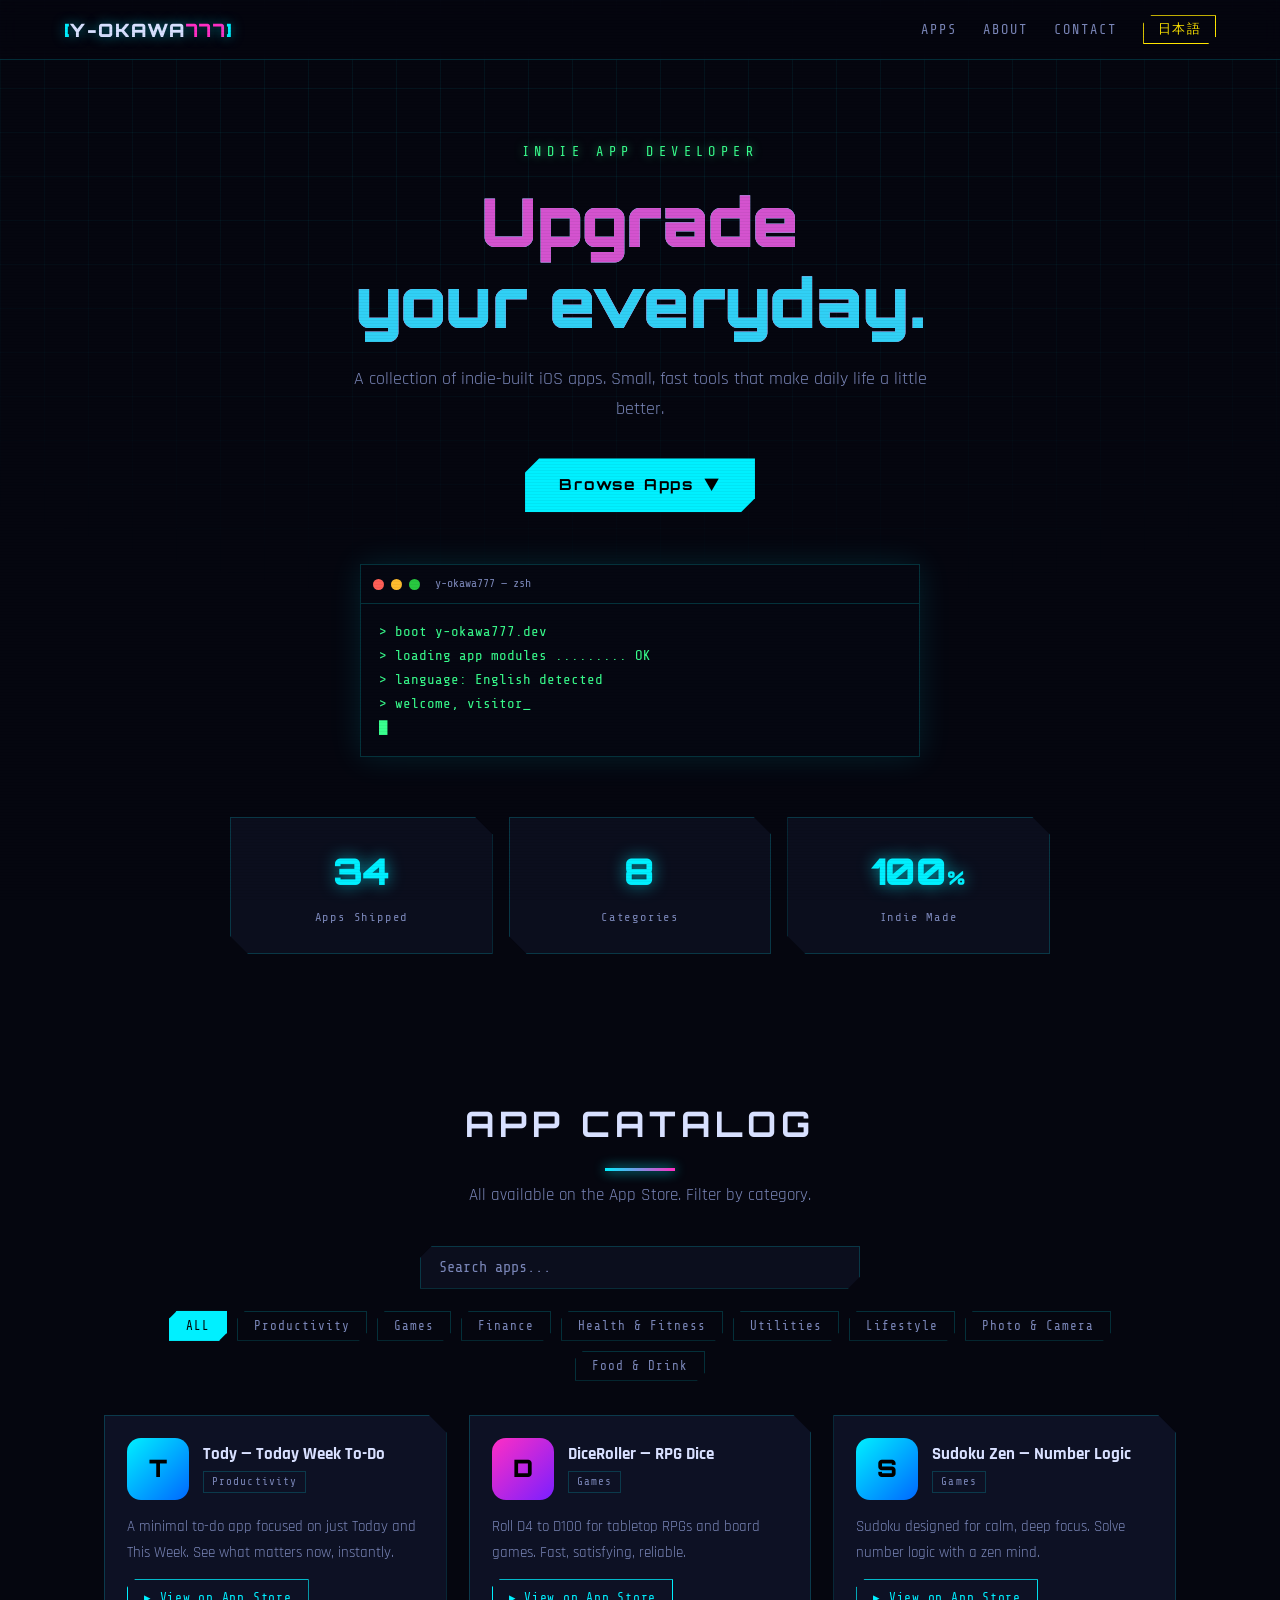
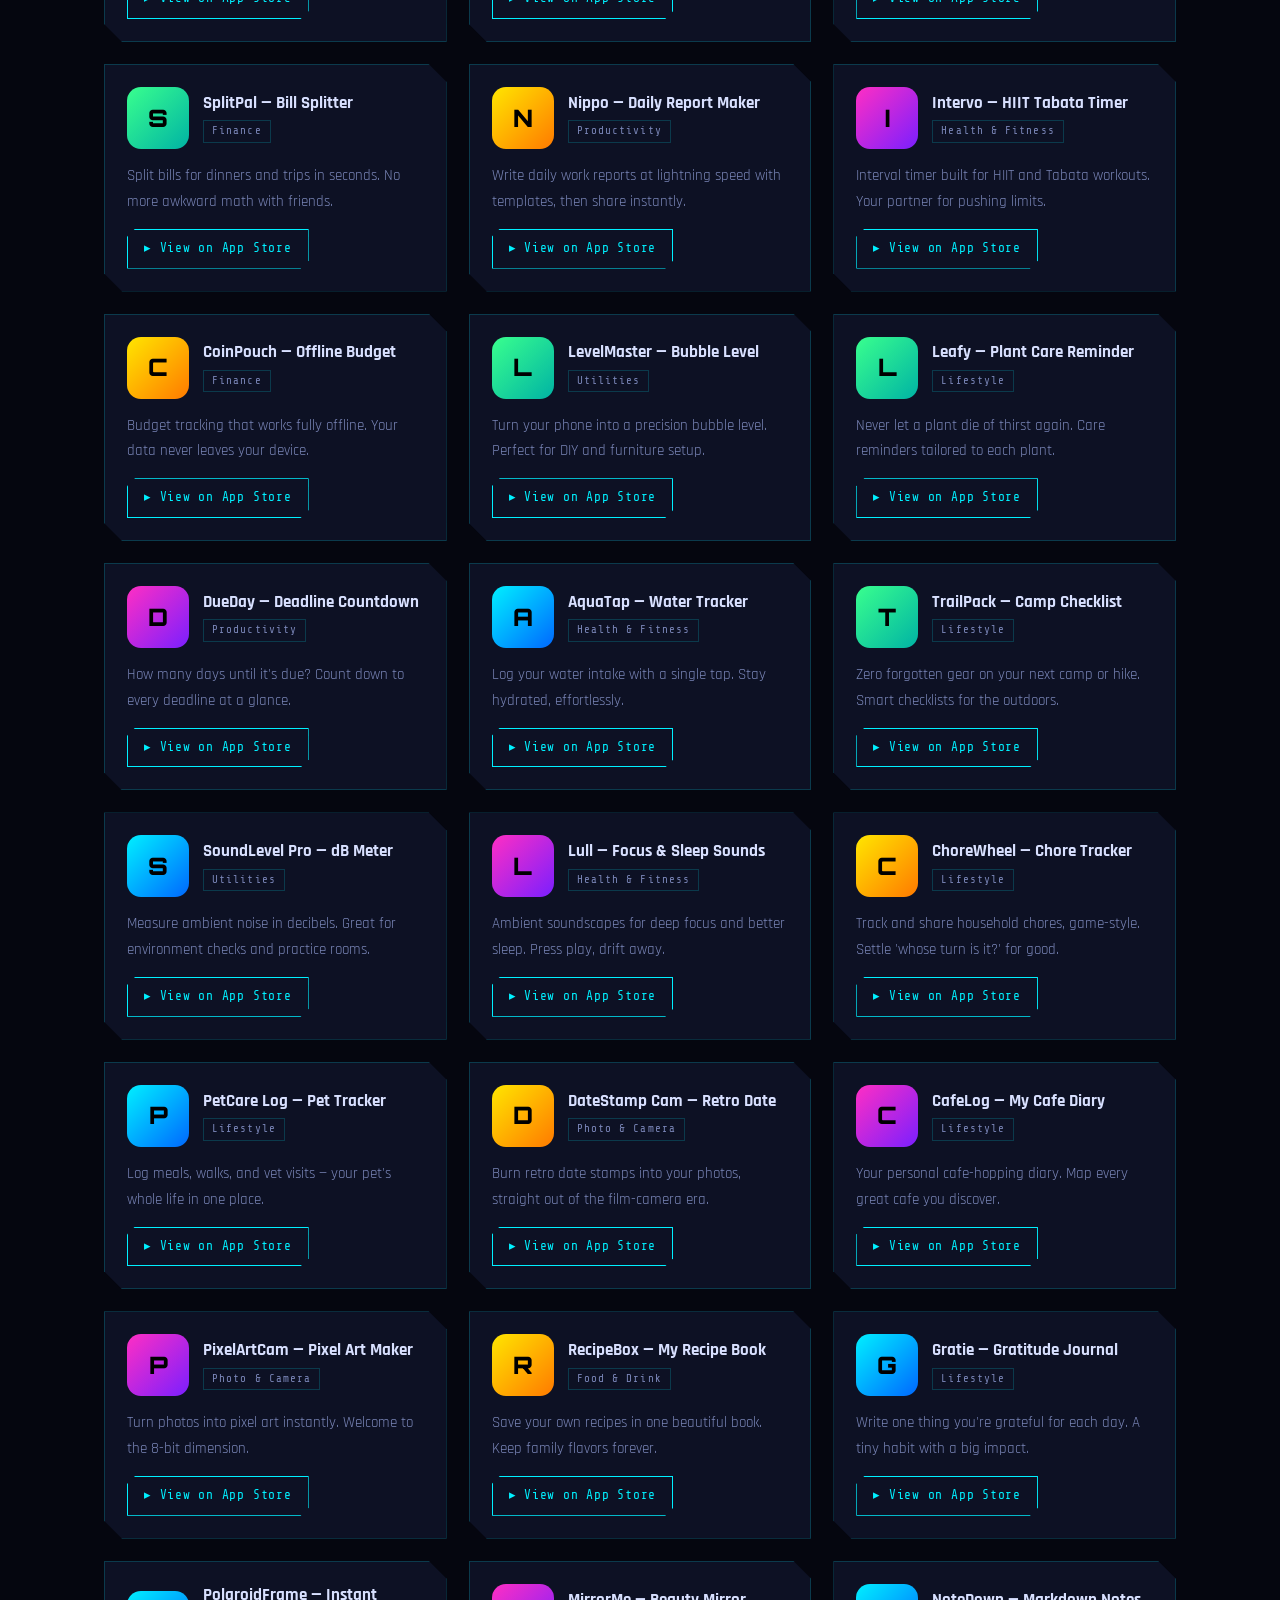
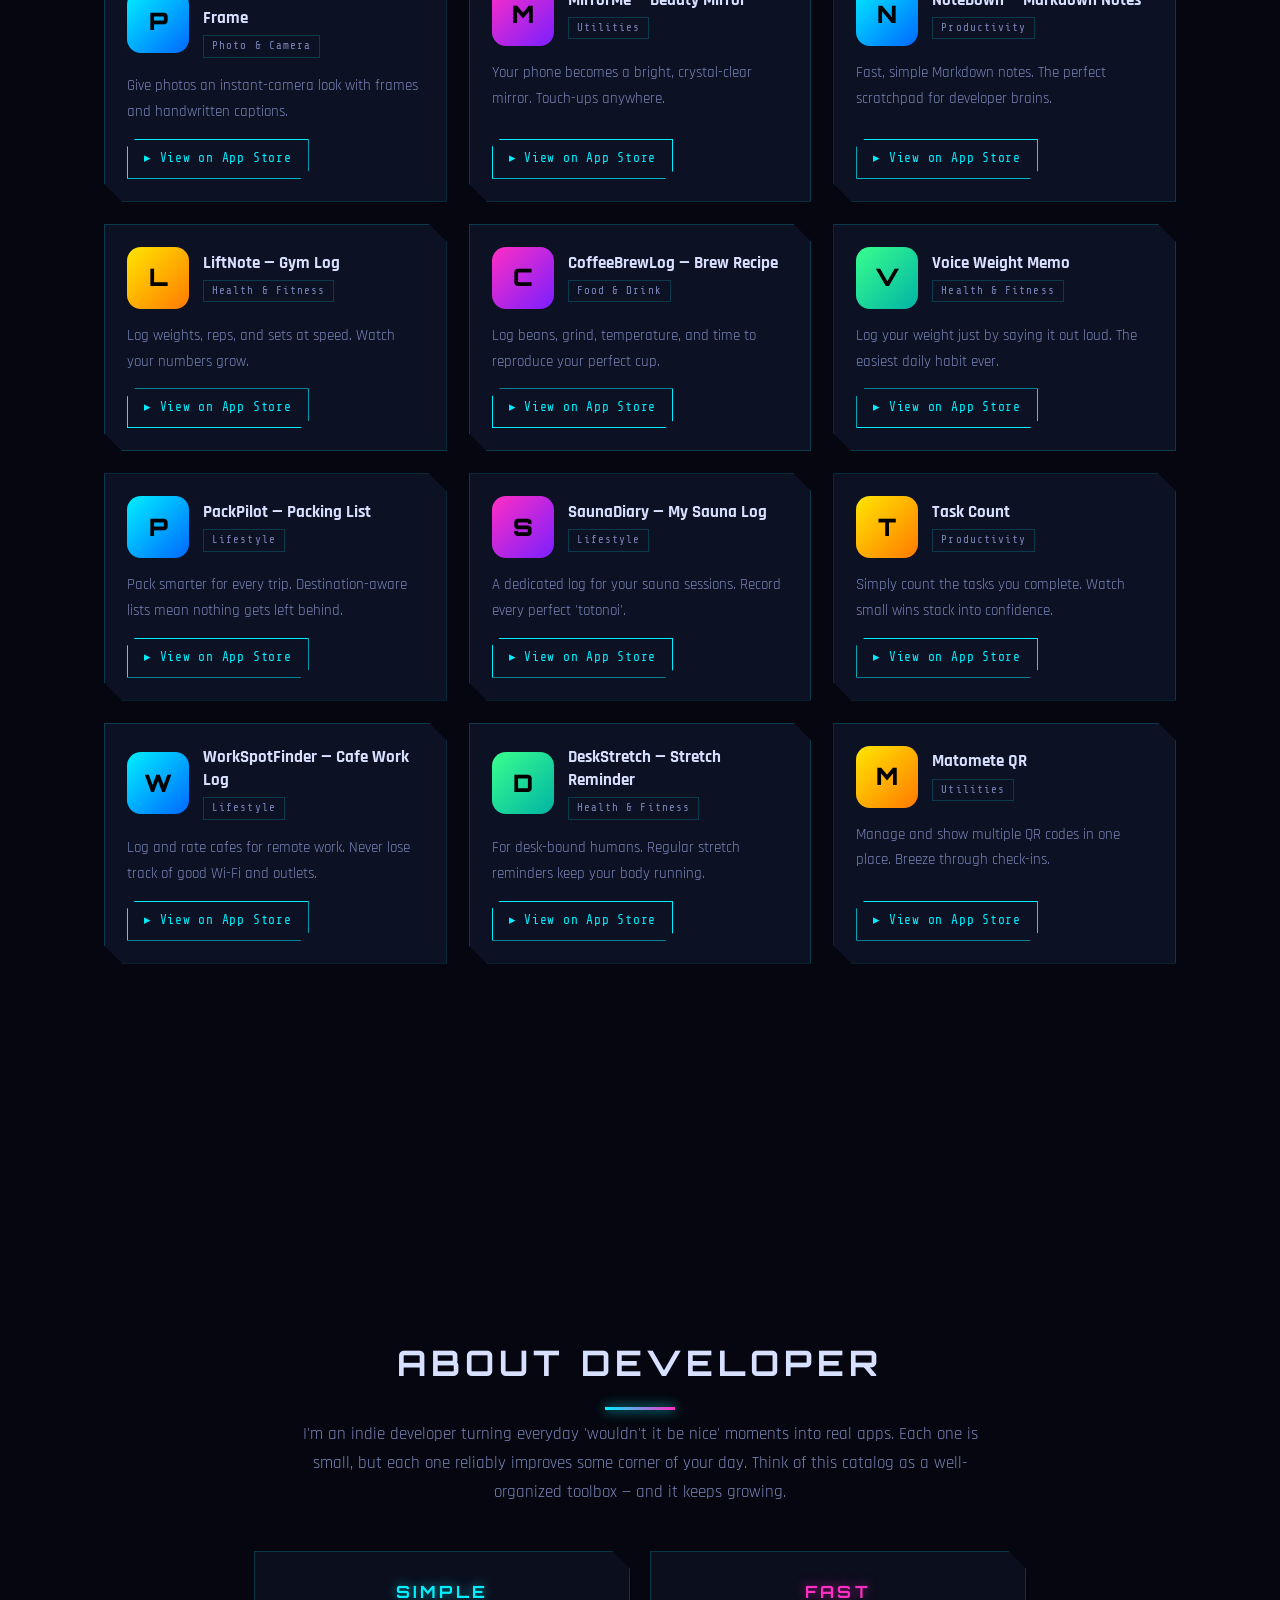
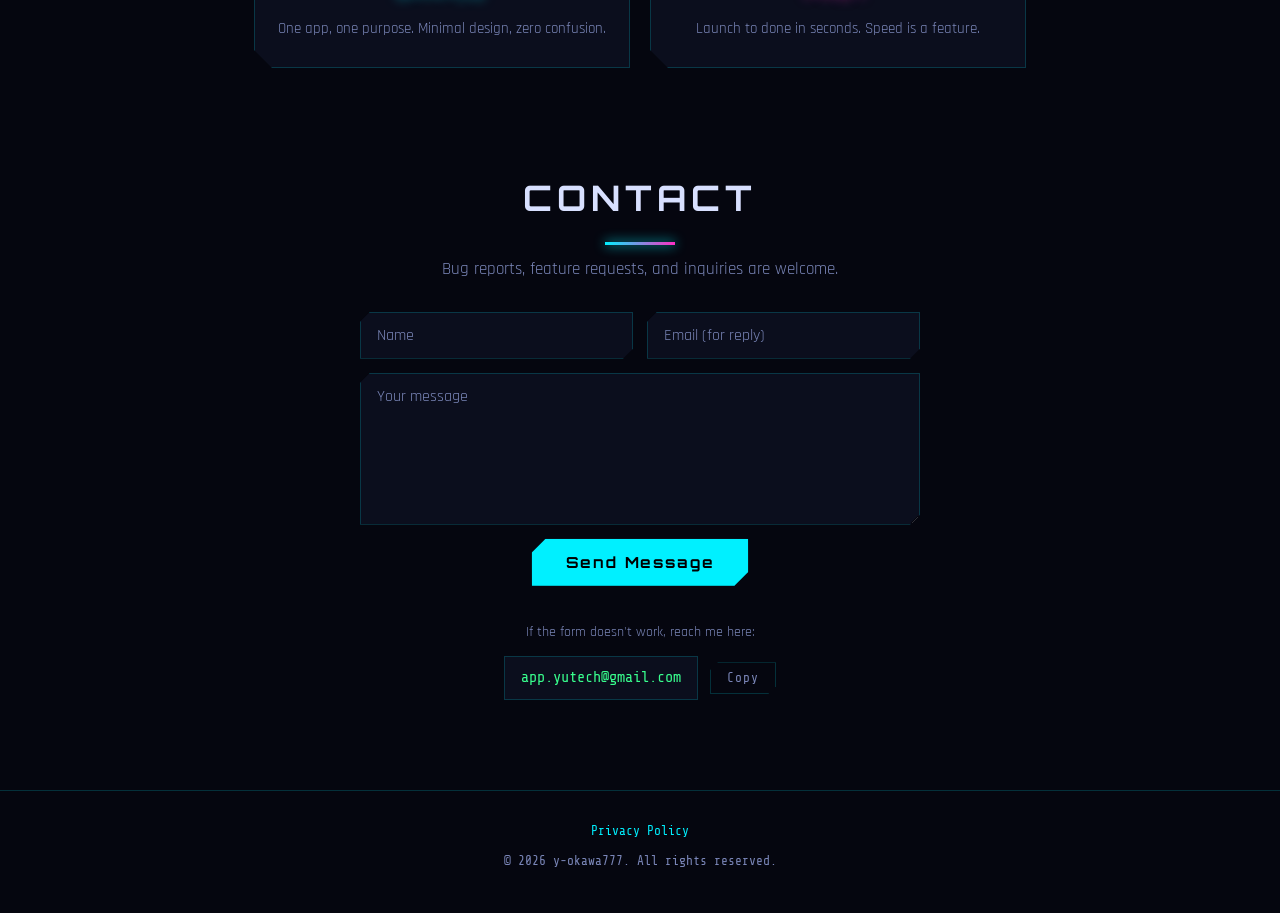
<file: index.html>
<!DOCTYPE html>
<html lang="ja">
<head>
  <meta charset="UTF-8">
  <meta name="viewport" content="width=device-width, initial-scale=1.0">
  <title>Y-OKAWA777 // Indie App Foundry</title>
  <meta name="description" content="個人開発iOSアプリのカタログ。Indie-built iOS apps that upgrade your everyday.">
  <meta property="og:title" content="Y-OKAWA777 // Indie App Foundry">
  <meta property="og:description" content="Indie-built iOS apps that upgrade your everyday.">
  <meta property="og:type" content="website">
  <link rel="preconnect" href="https://fonts.googleapis.com">
  <link rel="preconnect" href="https://fonts.gstatic.com" crossorigin>
  <link href="https://fonts.googleapis.com/css2?family=Orbitron:wght@500;700;900&family=Share+Tech+Mono&family=Rajdhani:wght@500;600;700&family=Noto+Sans+JP:wght@400;500;700&display=swap" rel="stylesheet">
  <link rel="stylesheet" href="assets/css/style.css">
  <link rel="icon" href="data:image/svg+xml,<svg xmlns='http://www.w3.org/2000/svg' viewBox='0 0 100 100'><text y='.9em' font-size='90'>⚡</text></svg>">
</head>
<body>
  <!-- 背景演出レイヤー -->
  <div class="bg-grid" aria-hidden="true"></div>
  <div class="scanlines" aria-hidden="true"></div>

  <!-- ヘッダー -->
  <header class="site-header">
    <a class="logo" href="#top">
      <span class="logo-bracket">[</span>Y-OKAWA<span class="logo-num">777</span><span class="logo-bracket">]</span>
    </a>
    <nav class="site-nav">
      <a href="#apps" data-i18n="nav.apps">APPS</a>
      <a href="#about" data-i18n="nav.about">ABOUT</a>
      <a href="#contact" data-i18n="nav.contact">CONTACT</a>
      <button id="lang-toggle" class="lang-toggle" type="button" aria-label="Switch language">
        <span data-i18n="lang.switch">EN</span>
      </button>
    </nav>
  </header>

  <main id="top">
    <!-- ヒーロー -->
    <section class="hero">
      <p class="hero-eyebrow" data-i18n="hero.eyebrow">INDIE APP DEVELOPER</p>
      <h1 class="hero-title">
        <span class="glitch" data-i18n="hero.title.line1">日常を、</span><br>
        <span class="glitch glitch-alt" data-i18n="hero.title.line2">アップグレードせよ。</span>
      </h1>
      <p class="hero-sub" data-i18n="hero.sub"></p>
      <a class="cta-btn" href="#apps"><span data-i18n="hero.cta">アプリを見る</span><span class="cta-arrow">▼</span></a>

      <!-- ターミナル風演出 -->
      <div class="terminal" aria-hidden="true">
        <div class="terminal-bar">
          <span class="t-dot t-red"></span><span class="t-dot t-yellow"></span><span class="t-dot t-green"></span>
          <span class="terminal-title">y-okawa777 — zsh</span>
        </div>
        <div class="terminal-body" id="terminal-body"></div>
      </div>

      <!-- 統計 -->
      <div class="stats">
        <div class="stat"><span class="stat-num" id="stat-apps">0</span><span class="stat-label" data-i18n="stats.apps">Apps</span></div>
        <div class="stat"><span class="stat-num" id="stat-cats">0</span><span class="stat-label" data-i18n="stats.categories">Categories</span></div>
        <div class="stat"><span class="stat-num">100<small>%</small></span><span class="stat-label" data-i18n="stats.indie">Indie</span></div>
      </div>
    </section>

    <!-- アプリカタログ -->
    <section class="apps-section" id="apps">
      <h2 class="section-title" data-i18n="apps.title">APP CATALOG</h2>
      <p class="section-sub" data-i18n="apps.sub"></p>

      <div class="catalog-controls">
        <input type="search" id="app-search" class="app-search" data-i18n-placeholder="search.placeholder" placeholder="Search apps...">
        <div class="filters" id="filters"></div>
      </div>

      <div class="app-grid" id="app-grid"></div>
      <p class="empty-msg" id="empty-msg" data-i18n="empty.result" hidden></p>
    </section>

    <!-- 開発者について -->
    <section class="about-section" id="about">
      <h2 class="section-title" data-i18n="about.title">ABOUT DEVELOPER</h2>
      <p class="about-body" data-i18n="about.body"></p>
      <div class="about-points">
        <div class="point neon-cyan">
          <h3 data-i18n="about.point1.title">SIMPLE</h3>
          <p data-i18n="about.point1.body"></p>
        </div>
        <div class="point neon-magenta">
          <h3 data-i18n="about.point2.title">FAST</h3>
          <p data-i18n="about.point2.body"></p>
        </div>
      </div>
    </section>

    <!-- コンタクト -->
    <section class="contact-section" id="contact">
      <h2 class="section-title" data-i18n="contact.title">CONTACT</h2>
      <p class="contact-body" data-i18n="contact.body"></p>
      <!-- 問い合わせフォーム (Formspree経由で app.yutech@gmail.com に届く) -->
      <form id="contact-form" class="contact-form" action="https://formspree.io/f/xkodrbdb" method="POST" novalidate="false">
        <div class="form-row">
          <input type="text" name="name" required data-i18n-placeholder="form.name" placeholder="Name">
          <input type="email" name="email" required data-i18n-placeholder="form.email" placeholder="Email">
        </div>
        <textarea name="message" rows="6" required data-i18n-placeholder="form.message" placeholder="Message"></textarea>
        <!-- スパムボット対策 (人間には見えないフィールド) -->
        <input type="text" name="_gotcha" class="gotcha" tabindex="-1" autocomplete="off" aria-hidden="true">
        <button type="submit" class="cta-btn form-submit"><span data-i18n="form.send">Send</span></button>
        <p id="form-status" class="form-status" role="status" hidden></p>
      </form>

      <!-- フォームが使えない場合の代替: アドレス表示+コピー -->
      <p class="contact-alt" data-i18n="contact.alt"></p>
      <div class="contact-email">
        <code id="contact-address">app.yutech@gmail.com</code>
        <button type="button" id="copy-email" class="copy-btn" data-i18n="contact.copy">Copy</button>
      </div>
    </section>
  </main>

  <footer class="site-footer">
    <a href="privacy/ja.html" id="privacy-link" data-i18n="footer.privacy">Privacy Policy</a>
    <p>© <span id="year"></span> y-okawa777. <span data-i18n="footer.rights">All rights reserved.</span></p>
  </footer>

  <script src="assets/js/apps-data.js"></script>
  <script src="assets/js/i18n.js"></script>
  <script src="assets/js/main.js"></script>
</body>
</html>
</file>
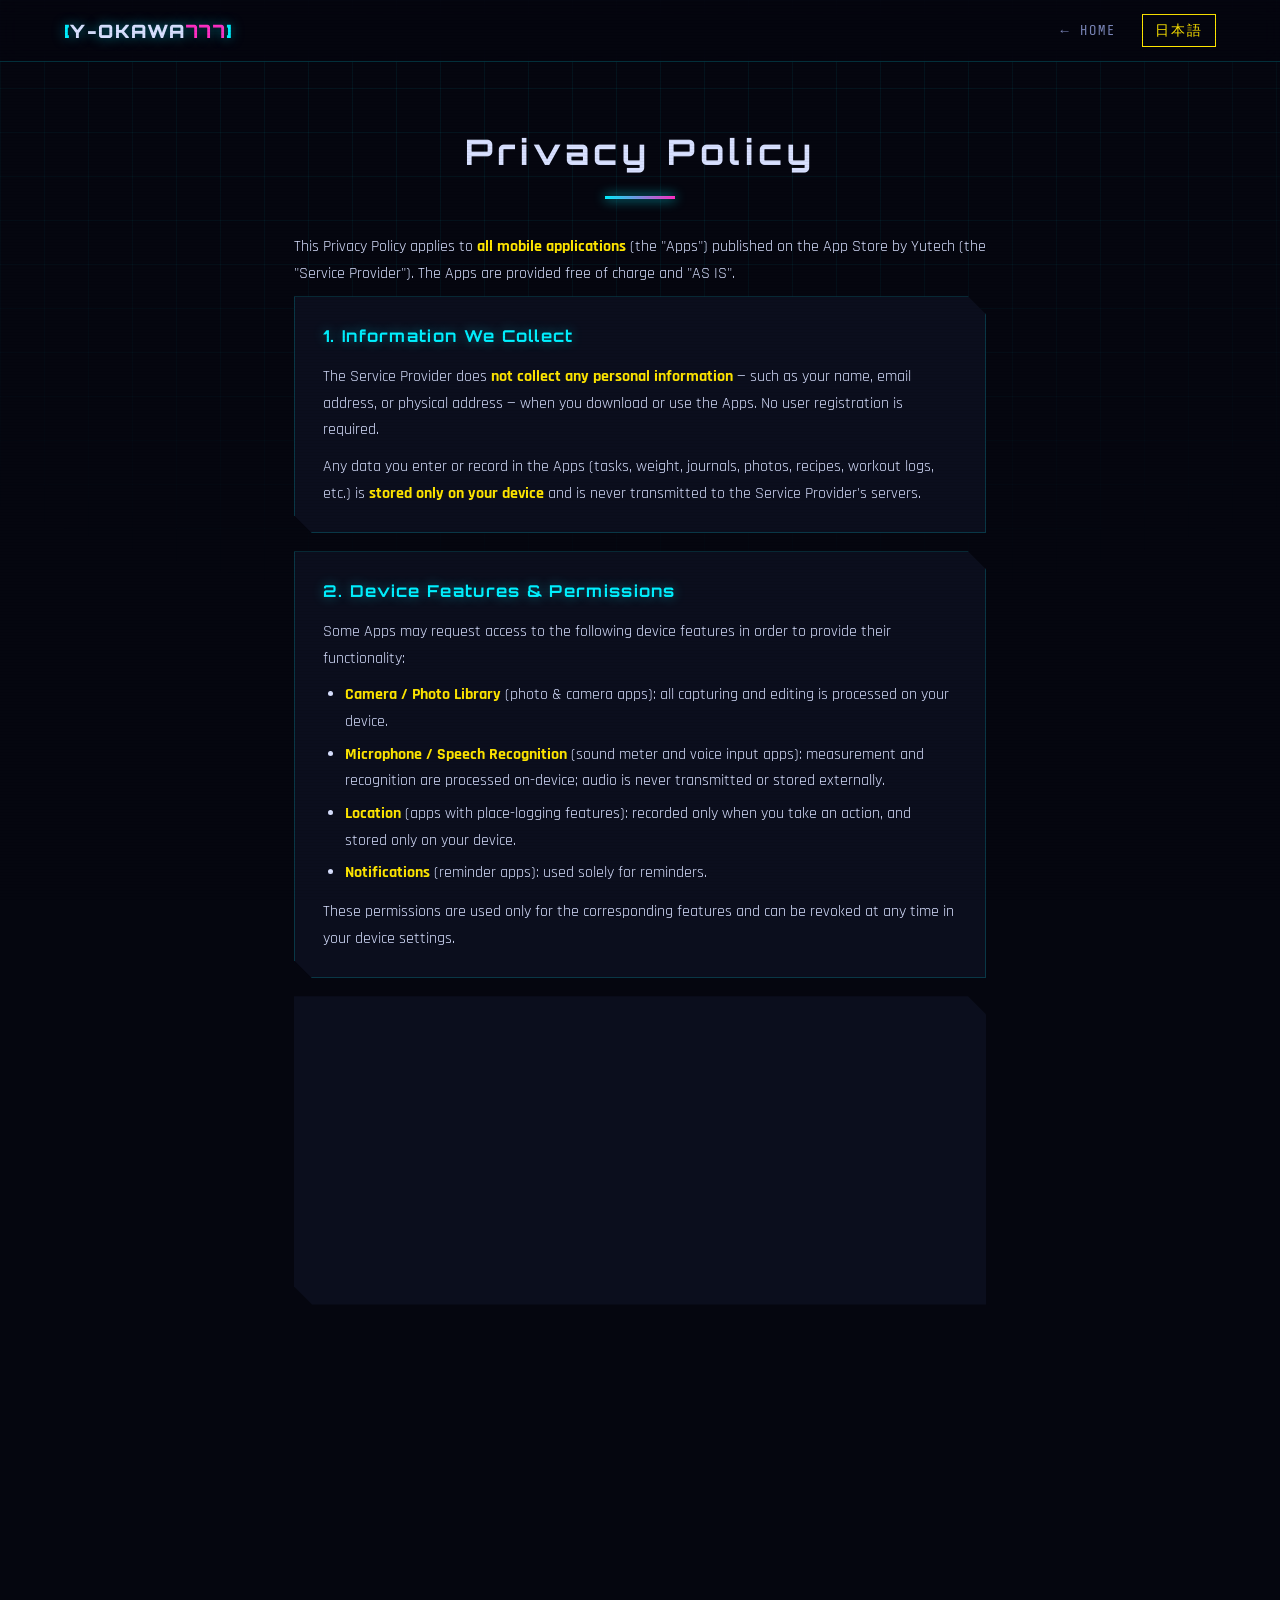
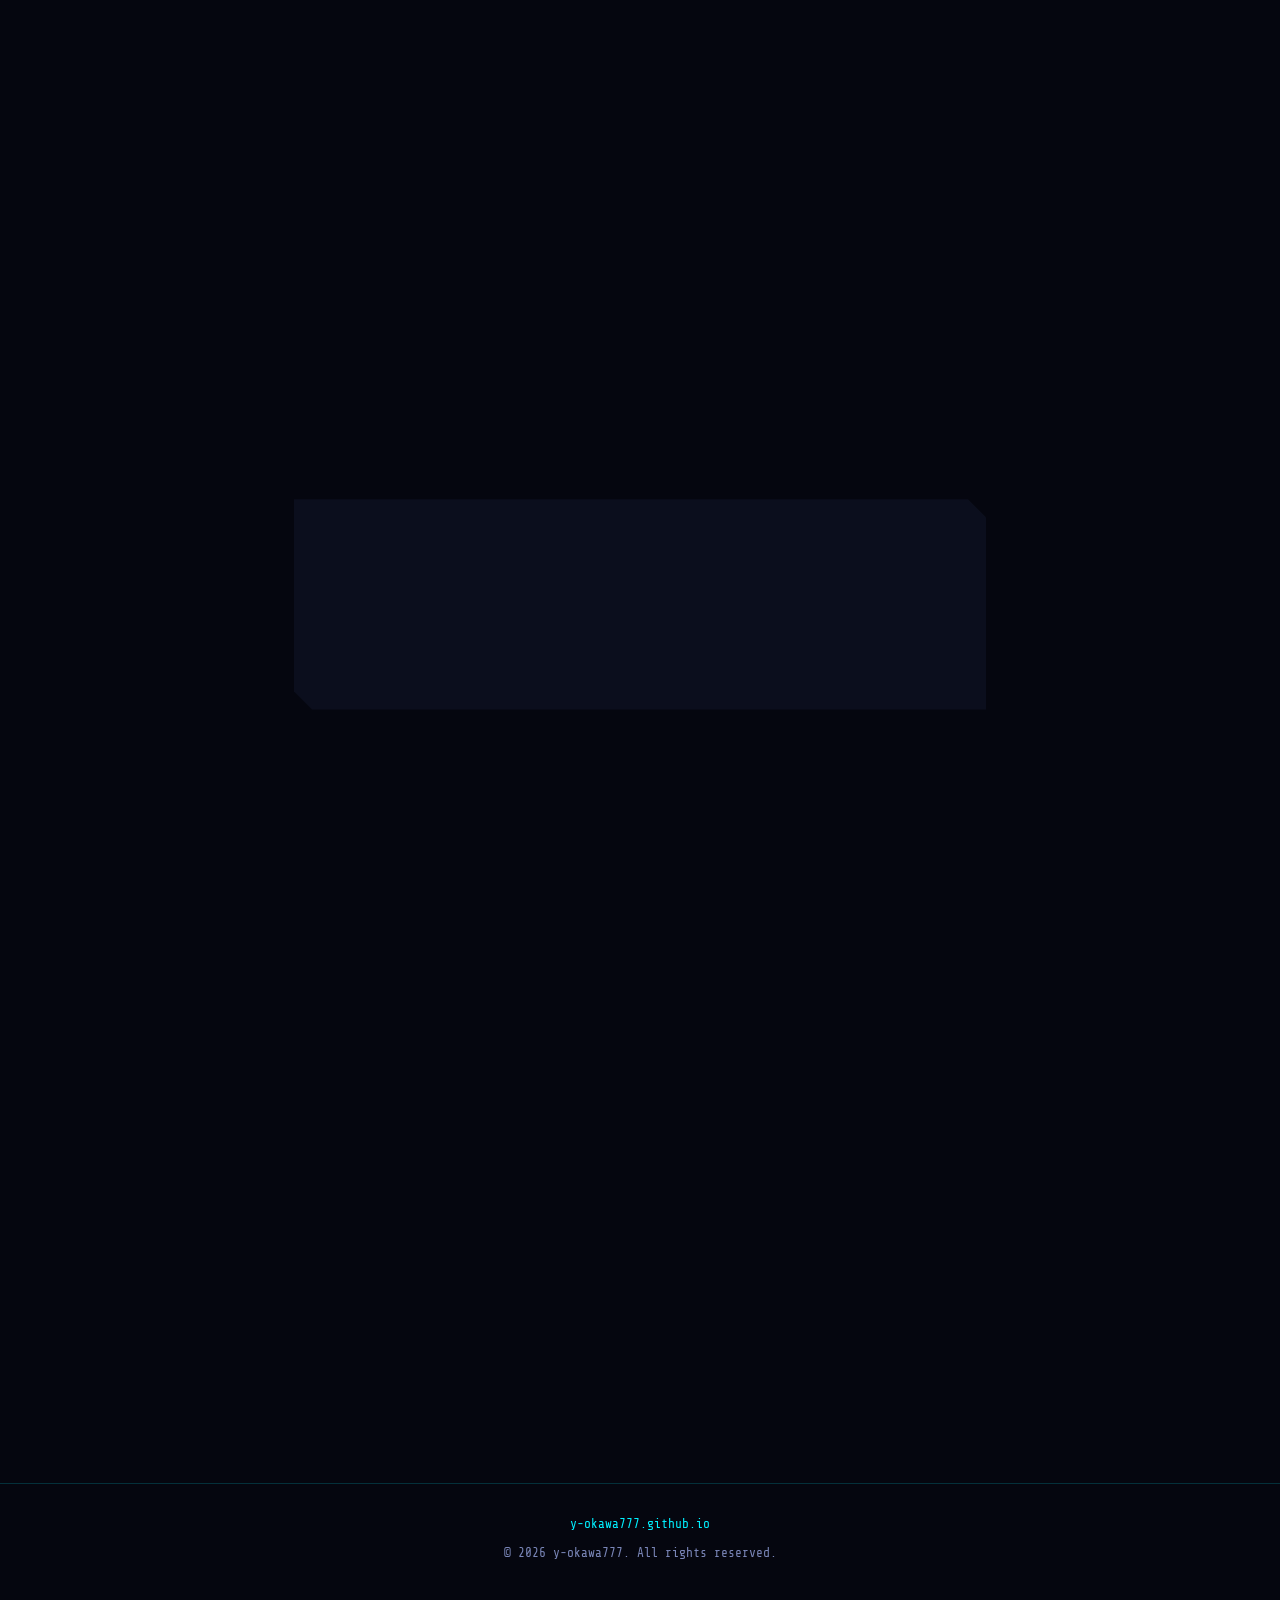
<file: privacy/en.html>
<!DOCTYPE html>
<html lang="en">
<head>
  <meta charset="UTF-8">
  <meta name="viewport" content="width=device-width, initial-scale=1.0">
  <title>Privacy Policy | Y-OKAWA777</title>
  <meta name="description" content="Privacy policy common to all apps published by Yutech">
  <link rel="preconnect" href="https://fonts.googleapis.com">
  <link rel="preconnect" href="https://fonts.gstatic.com" crossorigin>
  <link href="https://fonts.googleapis.com/css2?family=Orbitron:wght@500;700;900&family=Share+Tech+Mono&family=Rajdhani:wght@500;600;700&family=Noto+Sans+JP:wght@400;500;700&display=swap" rel="stylesheet">
  <link rel="stylesheet" href="../assets/css/style.css">
  <link rel="stylesheet" href="privacy.css">
  <link rel="icon" href="data:image/svg+xml,<svg xmlns='http://www.w3.org/2000/svg' viewBox='0 0 100 100'><text y='.9em' font-size='90'>⚡</text></svg>">
</head>
<body>
  <div class="bg-grid" aria-hidden="true"></div>
  <div class="scanlines" aria-hidden="true"></div>

  <header class="site-header">
    <a class="logo" href="../">
      <span class="logo-bracket">[</span>Y-OKAWA<span class="logo-num">777</span><span class="logo-bracket">]</span>
    </a>
    <nav class="site-nav">
      <a href="../">← HOME</a>
      <a class="lang-link" href="ja">日本語</a>
    </nav>
  </header>

  <main class="legal">
    <h1 class="section-title">Privacy Policy</h1>
    <p class="legal-intro">This Privacy Policy applies to <strong>all mobile applications</strong> (the "Apps") published on the App Store by Yutech (the "Service Provider"). The Apps are provided free of charge and "AS IS".</p>

    <section>
      <h2>1. Information We Collect</h2>
      <p>The Service Provider does <strong>not collect any personal information</strong> — such as your name, email address, or physical address — when you download or use the Apps. No user registration is required.</p>
      <p>Any data you enter or record in the Apps (tasks, weight, journals, photos, recipes, workout logs, etc.) is <strong>stored only on your device</strong> and is never transmitted to the Service Provider's servers.</p>
    </section>

    <section>
      <h2>2. Device Features &amp; Permissions</h2>
      <p>Some Apps may request access to the following device features in order to provide their functionality:</p>
      <ul>
        <li><strong>Camera / Photo Library</strong> (photo &amp; camera apps): all capturing and editing is processed on your device.</li>
        <li><strong>Microphone / Speech Recognition</strong> (sound meter and voice input apps): measurement and recognition are processed on-device; audio is never transmitted or stored externally.</li>
        <li><strong>Location</strong> (apps with place-logging features): recorded only when you take an action, and stored only on your device.</li>
        <li><strong>Notifications</strong> (reminder apps): used solely for reminders.</li>
      </ul>
      <p>These permissions are used only for the corresponding features and can be revoked at any time in your device settings.</p>
    </section>

    <section>
      <h2>3. Advertising</h2>
      <p>Some Apps display ads served by <strong>Google AdMob</strong>, a third-party advertising service. AdMob may collect the advertising identifier (IDFA) and device information for ad delivery. For details, please see:</p>
      <ul>
        <li><a href="https://policies.google.com/privacy" target="_blank" rel="noopener">Google Privacy Policy</a></li>
        <li><a href="https://support.google.com/admob/answer/6128543" target="_blank" rel="noopener">How AdMob handles data</a></li>
      </ul>
      <p>You can allow or deny app tracking at any time in iOS under Settings &gt; Privacy &amp; Security &gt; Tracking.</p>
    </section>

    <section>
      <h2>4. Sharing with Third Parties</h2>
      <p>Except for the advertising service described above, the Service Provider does not provide or sell any user data to any third party.</p>
    </section>

    <section>
      <h2>5. Data Deletion &amp; Opt-Out</h2>
      <p>Because your data is stored only on your device, uninstalling an App removes all recorded data and ends all use of that App.</p>
    </section>

    <section>
      <h2>6. Children's Privacy</h2>
      <p>The Apps do not knowingly collect personal information from children under 13. Parents and guardians should instruct children not to enter personal information when using the Apps. If you believe a child has provided personal information, please contact us at the address below and we will promptly take appropriate action.</p>
      <p>Note that in some countries or regions, the minimum age for consenting to the processing of personal data may be 16 or older.</p>
    </section>

    <section>
      <h2>7. Security</h2>
      <p>Data you record is stored only on your device and is never held on the Service Provider's servers, which minimizes any risk of a data breach on the Service Provider's side.</p>
    </section>

    <section>
      <h2>8. Changes to This Privacy Policy</h2>
      <p>This Privacy Policy may be updated from time to time. Any changes will be posted on this page. Continued use of the Apps after changes are posted constitutes acceptance of the updated policy.</p>
      <p class="legal-date">Effective date: January 8, 2026 (last updated: July 19, 2026)</p>
    </section>

    <section>
      <h2>9. Your Consent</h2>
      <p>By using the Apps, you consent to the practices described in this Privacy Policy.</p>
    </section>

    <section>
      <h2>10. Contact Us</h2>
      <p>If you have any questions about this Privacy Policy, please use the form below:</p>
      <!-- Contact form (delivered to app.yutech@gmail.com via Formspree) -->
      <form id="contact-form" class="contact-form" action="https://formspree.io/f/xkodrbdb" method="POST"
            data-sending="Sending..."
            data-success="Message sent. Thank you for reaching out!"
            data-error="Failed to send. Please try again later, or email me directly at the address below.">
        <div class="form-row">
          <input type="text" name="name" required placeholder="Name">
          <input type="email" name="email" required placeholder="Email (for reply)">
        </div>
        <textarea name="message" rows="6" required placeholder="Your message"></textarea>
        <!-- Honeypot field for spam bots (invisible to humans) -->
        <input type="text" name="_gotcha" class="gotcha" tabindex="-1" autocomplete="off" aria-hidden="true">
        <button type="submit" class="cta-btn form-submit"><span>Send Message</span></button>
        <p id="form-status" class="form-status" role="status" hidden></p>
      </form>
      <!-- Fallback if the form doesn't work: address + copy -->
      <p class="contact-alt">If the form doesn't work, reach me here:</p>
      <div class="contact-email">
        <code id="contact-address">app.yutech@gmail.com</code>
        <button type="button" id="copy-email" class="copy-btn" data-copied="Copied!">Copy</button>
      </div>
    </section>
  </main>

  <footer class="site-footer">
    <a href="../">y-okawa777.github.io</a>
    <p>© <span id="year"></span> y-okawa777. All rights reserved.</p>
  </footer>
  <script>document.getElementById("year").textContent = new Date().getFullYear();</script>
  <script src="contact.js"></script>
</body>
</html>
</file>
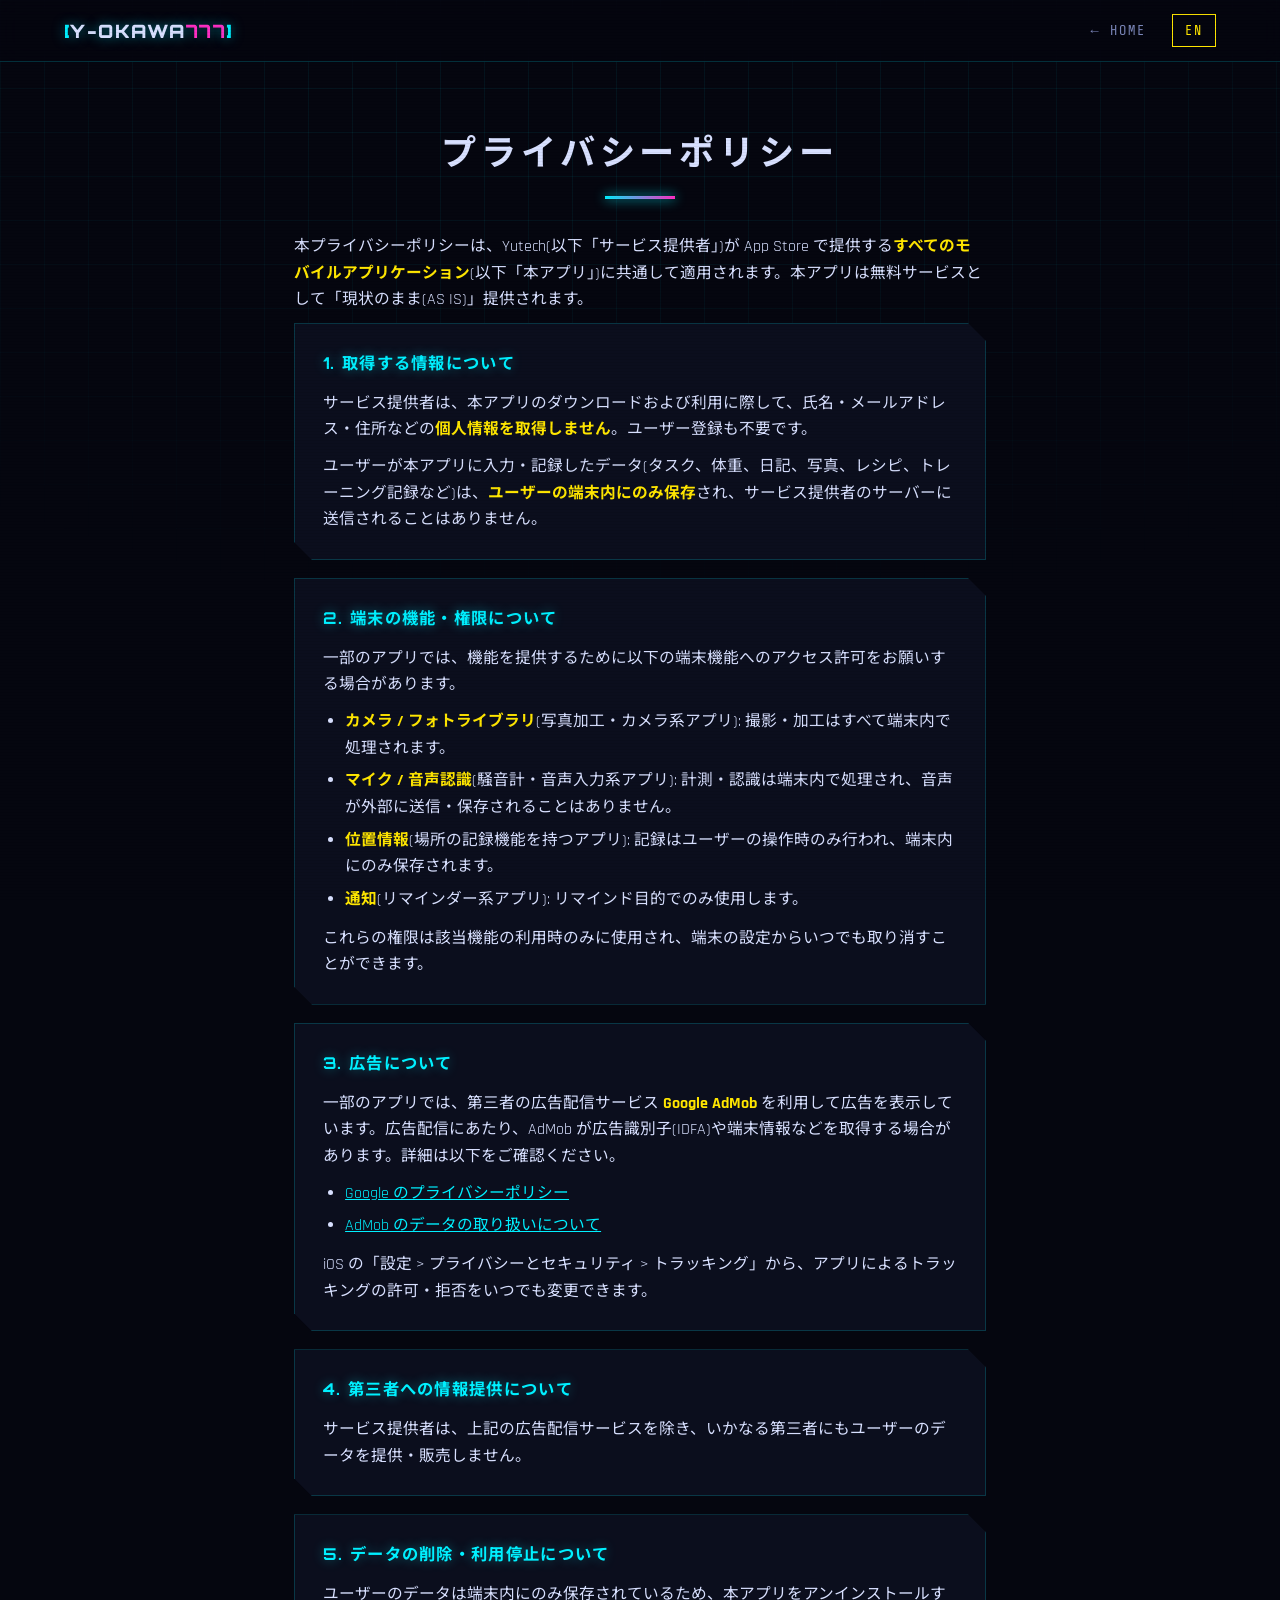
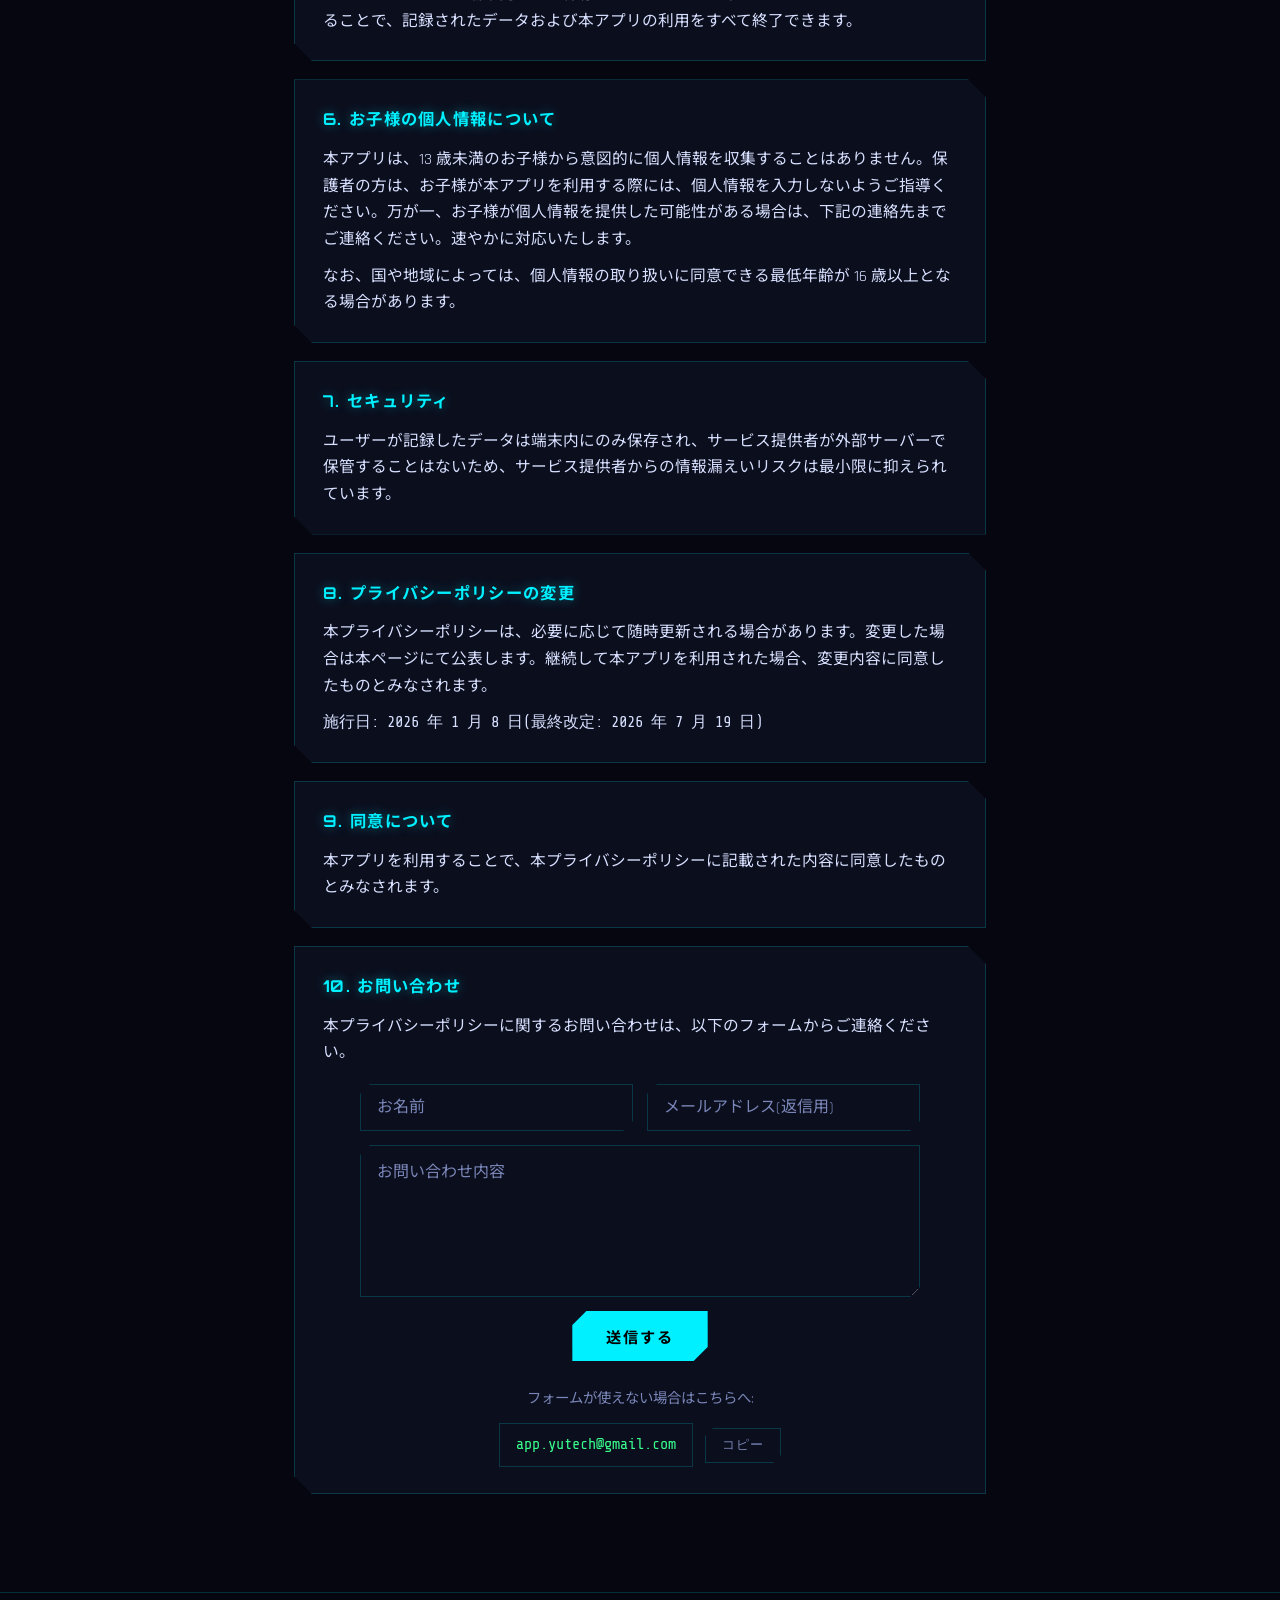
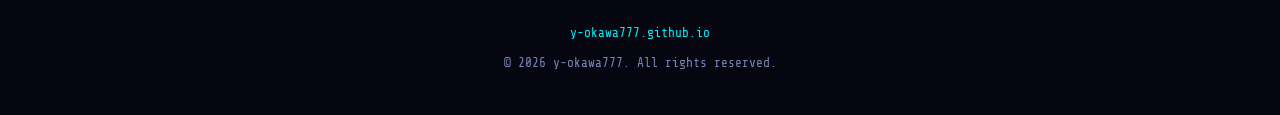
<file: privacy/ja.html>
<!DOCTYPE html>
<html lang="ja">
<head>
  <meta charset="UTF-8">
  <meta name="viewport" content="width=device-width, initial-scale=1.0">
  <title>プライバシーポリシー | Y-OKAWA777</title>
  <meta name="description" content="Yutechが提供する全アプリ共通のプライバシーポリシー">
  <link rel="preconnect" href="https://fonts.googleapis.com">
  <link rel="preconnect" href="https://fonts.gstatic.com" crossorigin>
  <link href="https://fonts.googleapis.com/css2?family=Orbitron:wght@500;700;900&family=Share+Tech+Mono&family=Rajdhani:wght@500;600;700&family=Noto+Sans+JP:wght@400;500;700&display=swap" rel="stylesheet">
  <link rel="stylesheet" href="../assets/css/style.css">
  <link rel="stylesheet" href="privacy.css">
  <link rel="icon" href="data:image/svg+xml,<svg xmlns='http://www.w3.org/2000/svg' viewBox='0 0 100 100'><text y='.9em' font-size='90'>⚡</text></svg>">
</head>
<body>
  <div class="bg-grid" aria-hidden="true"></div>
  <div class="scanlines" aria-hidden="true"></div>

  <header class="site-header">
    <a class="logo" href="../">
      <span class="logo-bracket">[</span>Y-OKAWA<span class="logo-num">777</span><span class="logo-bracket">]</span>
    </a>
    <nav class="site-nav">
      <a href="../">← HOME</a>
      <a class="lang-link" href="en">EN</a>
    </nav>
  </header>

  <main class="legal">
    <h1 class="section-title">プライバシーポリシー</h1>
    <p class="legal-intro">本プライバシーポリシーは、Yutech(以下「サービス提供者」)が App Store で提供する<strong>すべてのモバイルアプリケーション</strong>(以下「本アプリ」)に共通して適用されます。本アプリは無料サービスとして「現状のまま(AS IS)」提供されます。</p>

    <section>
      <h2>1. 取得する情報について</h2>
      <p>サービス提供者は、本アプリのダウンロードおよび利用に際して、氏名・メールアドレス・住所などの<strong>個人情報を取得しません</strong>。ユーザー登録も不要です。</p>
      <p>ユーザーが本アプリに入力・記録したデータ(タスク、体重、日記、写真、レシピ、トレーニング記録など)は、<strong>ユーザーの端末内にのみ保存</strong>され、サービス提供者のサーバーに送信されることはありません。</p>
    </section>

    <section>
      <h2>2. 端末の機能・権限について</h2>
      <p>一部のアプリでは、機能を提供するために以下の端末機能へのアクセス許可をお願いする場合があります。</p>
      <ul>
        <li><strong>カメラ / フォトライブラリ</strong>(写真加工・カメラ系アプリ): 撮影・加工はすべて端末内で処理されます。</li>
        <li><strong>マイク / 音声認識</strong>(騒音計・音声入力系アプリ): 計測・認識は端末内で処理され、音声が外部に送信・保存されることはありません。</li>
        <li><strong>位置情報</strong>(場所の記録機能を持つアプリ): 記録はユーザーの操作時のみ行われ、端末内にのみ保存されます。</li>
        <li><strong>通知</strong>(リマインダー系アプリ): リマインド目的でのみ使用します。</li>
      </ul>
      <p>これらの権限は該当機能の利用時のみに使用され、端末の設定からいつでも取り消すことができます。</p>
    </section>

    <section>
      <h2>3. 広告について</h2>
      <p>一部のアプリでは、第三者の広告配信サービス <strong>Google AdMob</strong> を利用して広告を表示しています。広告配信にあたり、AdMob が広告識別子(IDFA)や端末情報などを取得する場合があります。詳細は以下をご確認ください。</p>
      <ul>
        <li><a href="https://policies.google.com/privacy" target="_blank" rel="noopener">Google のプライバシーポリシー</a></li>
        <li><a href="https://support.google.com/admob/answer/6128543" target="_blank" rel="noopener">AdMob のデータの取り扱いについて</a></li>
      </ul>
      <p>iOS の「設定 &gt; プライバシーとセキュリティ &gt; トラッキング」から、アプリによるトラッキングの許可・拒否をいつでも変更できます。</p>
    </section>

    <section>
      <h2>4. 第三者への情報提供について</h2>
      <p>サービス提供者は、上記の広告配信サービスを除き、いかなる第三者にもユーザーのデータを提供・販売しません。</p>
    </section>

    <section>
      <h2>5. データの削除・利用停止について</h2>
      <p>ユーザーのデータは端末内にのみ保存されているため、本アプリをアンインストールすることで、記録されたデータおよび本アプリの利用をすべて終了できます。</p>
    </section>

    <section>
      <h2>6. お子様の個人情報について</h2>
      <p>本アプリは、13 歳未満のお子様から意図的に個人情報を収集することはありません。保護者の方は、お子様が本アプリを利用する際には、個人情報を入力しないようご指導ください。万が一、お子様が個人情報を提供した可能性がある場合は、下記の連絡先までご連絡ください。速やかに対応いたします。</p>
      <p>なお、国や地域によっては、個人情報の取り扱いに同意できる最低年齢が 16 歳以上となる場合があります。</p>
    </section>

    <section>
      <h2>7. セキュリティ</h2>
      <p>ユーザーが記録したデータは端末内にのみ保存され、サービス提供者が外部サーバーで保管することはないため、サービス提供者からの情報漏えいリスクは最小限に抑えられています。</p>
    </section>

    <section>
      <h2>8. プライバシーポリシーの変更</h2>
      <p>本プライバシーポリシーは、必要に応じて随時更新される場合があります。変更した場合は本ページにて公表します。継続して本アプリを利用された場合、変更内容に同意したものとみなされます。</p>
      <p class="legal-date">施行日: 2026 年 1 月 8 日(最終改定: 2026 年 7 月 19 日)</p>
    </section>

    <section>
      <h2>9. 同意について</h2>
      <p>本アプリを利用することで、本プライバシーポリシーに記載された内容に同意したものとみなされます。</p>
    </section>

    <section>
      <h2>10. お問い合わせ</h2>
      <p>本プライバシーポリシーに関するお問い合わせは、以下のフォームからご連絡ください。</p>
      <!-- 問い合わせフォーム (Formspree経由で app.yutech@gmail.com に届く) -->
      <form id="contact-form" class="contact-form" action="https://formspree.io/f/xkodrbdb" method="POST"
            data-sending="送信中..."
            data-success="送信しました。お問い合わせありがとうございます!"
            data-error="送信に失敗しました。時間をおいて再度お試しいただくか、下記アドレスまで直接ご連絡ください。">
        <div class="form-row">
          <input type="text" name="name" required placeholder="お名前">
          <input type="email" name="email" required placeholder="メールアドレス(返信用)">
        </div>
        <textarea name="message" rows="6" required placeholder="お問い合わせ内容"></textarea>
        <!-- スパムボット対策 (人間には見えないフィールド) -->
        <input type="text" name="_gotcha" class="gotcha" tabindex="-1" autocomplete="off" aria-hidden="true">
        <button type="submit" class="cta-btn form-submit"><span>送信する</span></button>
        <p id="form-status" class="form-status" role="status" hidden></p>
      </form>
      <!-- フォームが使えない場合の代替: アドレス表示+コピー -->
      <p class="contact-alt">フォームが使えない場合はこちらへ:</p>
      <div class="contact-email">
        <code id="contact-address">app.yutech@gmail.com</code>
        <button type="button" id="copy-email" class="copy-btn" data-copied="コピーしました!">コピー</button>
      </div>
    </section>
  </main>

  <footer class="site-footer">
    <a href="../">y-okawa777.github.io</a>
    <p>© <span id="year"></span> y-okawa777. All rights reserved.</p>
  </footer>
  <script>document.getElementById("year").textContent = new Date().getFullYear();</script>
  <script src="contact.js"></script>
</body>
</html>
</file>
<file: assets/css/style.css>
/* ============================================================
   Y-OKAWA777 デベロッパーサイト — サイバーパンクテーマ
   カラー変更は :root の変数を編集するだけで全体に反映される。
   ============================================================ */
:root {
  --bg: #05060f;
  --bg-panel: #0b0e1d;
  --bg-card: #0d1124;
  --cyan: #00f0ff;
  --magenta: #ff2ec4;
  --yellow: #ffe600;
  --green: #39ff8e;
  --text: #d8e0ff;
  --text-dim: #7a86b8;
  --line: rgba(0, 240, 255, 0.18);
  --font-display: "Orbitron", "Noto Sans JP", sans-serif;
  --font-mono: "Share Tech Mono", monospace;
  --font-body: "Rajdhani", "Noto Sans JP", sans-serif;
  /* カードの角を斜めに切るクリップ */
  --clip-card: polygon(0 0, calc(100% - 18px) 0, 100% 18px, 100% 100%, 18px 100%, 0 calc(100% - 18px));
}

* { margin: 0; padding: 0; box-sizing: border-box; }
html { scroll-behavior: smooth; }

body {
  background: var(--bg);
  color: var(--text);
  font-family: var(--font-body);
  font-size: 17px;
  line-height: 1.7;
  overflow-x: hidden;
}

/* ---------- 背景演出 ---------- */
.bg-grid {
  position: fixed; inset: 0; z-index: -2;
  background-image:
    linear-gradient(rgba(0, 240, 255, 0.06) 1px, transparent 1px),
    linear-gradient(90deg, rgba(0, 240, 255, 0.06) 1px, transparent 1px);
  background-size: 44px 44px;
  mask-image: radial-gradient(ellipse 90% 70% at 50% 0%, #000 30%, transparent 100%);
  -webkit-mask-image: radial-gradient(ellipse 90% 70% at 50% 0%, #000 30%, transparent 100%);
}
.scanlines {
  position: fixed; inset: 0; z-index: 9999; pointer-events: none;
  background: repeating-linear-gradient(0deg, rgba(0,0,0,0.12) 0 1px, transparent 1px 3px);
  opacity: 0.35;
}

/* ---------- ヘッダー ---------- */
.site-header {
  position: sticky; top: 0; z-index: 100;
  display: flex; align-items: center; justify-content: space-between; gap: 16px;
  padding: 14px 5vw;
  background: rgba(5, 6, 15, 0.82);
  backdrop-filter: blur(12px);
  border-bottom: 1px solid var(--line);
}
.logo {
  font-family: var(--font-display); font-weight: 900; font-size: 1.15rem;
  color: var(--text); text-decoration: none; letter-spacing: 0.08em;
  text-shadow: 0 0 12px rgba(0, 240, 255, 0.5);
}
.logo-bracket { color: var(--cyan); }
.logo-num { color: var(--magenta); }
.site-nav { display: flex; align-items: center; gap: 26px; }
.site-nav a {
  color: var(--text-dim); text-decoration: none;
  font-family: var(--font-mono); font-size: 0.85rem; letter-spacing: 0.15em;
  transition: color 0.2s, text-shadow 0.2s;
}
.site-nav a:hover { color: var(--cyan); text-shadow: 0 0 10px var(--cyan); }
.lang-toggle {
  font-family: var(--font-mono); font-size: 0.8rem; letter-spacing: 0.1em;
  color: var(--yellow); background: transparent;
  border: 1px solid var(--yellow); padding: 5px 14px; cursor: pointer;
  white-space: nowrap;
  clip-path: polygon(8px 0, 100% 0, 100% calc(100% - 8px), calc(100% - 8px) 100%, 0 100%, 0 8px);
  transition: background 0.2s, color 0.2s, box-shadow 0.2s;
}
.lang-toggle:hover { background: var(--yellow); color: #000; box-shadow: 0 0 18px rgba(255, 230, 0, 0.6); }

/* ---------- ヒーロー ---------- */
.hero { max-width: 1100px; margin: 0 auto; padding: 80px 5vw 60px; text-align: center; }
.hero-eyebrow {
  font-family: var(--font-mono); color: var(--green); letter-spacing: 0.4em;
  font-size: 0.85rem; margin-bottom: 18px;
  text-shadow: 0 0 10px rgba(57, 255, 142, 0.6);
}
.hero-title {
  font-family: var(--font-display); font-weight: 900;
  font-size: clamp(2.1rem, 6vw, 4.2rem); line-height: 1.2; margin-bottom: 22px;
}
/* グリッチ演出: 疑似要素を色ずれさせて重ねる */
.glitch { position: relative; display: inline-block; color: var(--text); }
.glitch::before, .glitch::after {
  content: attr(data-text); position: absolute; inset: 0; opacity: 0.8;
}
.glitch::before { color: var(--cyan); animation: glitch-shift 3.2s infinite steps(1); }
.glitch::after { color: var(--magenta); animation: glitch-shift 2.7s infinite steps(1) reverse; }
.glitch-alt::before { color: var(--magenta); }
.glitch-alt::after { color: var(--cyan); }
@keyframes glitch-shift {
  0%, 87%, 100% { transform: none; clip-path: inset(0 0 100% 0); }
  88% { transform: translate(-3px, 2px); clip-path: inset(10% 0 55% 0); }
  91% { transform: translate(3px, -2px); clip-path: inset(60% 0 15% 0); }
  94% { transform: translate(-2px, -1px); clip-path: inset(30% 0 40% 0); }
  97% { transform: none; clip-path: inset(0 0 100% 0); }
}
.hero-sub { color: var(--text-dim); max-width: 620px; margin: 0 auto 34px; font-size: 1.1rem; }

.cta-btn {
  display: inline-flex; align-items: center; gap: 10px;
  font-family: var(--font-display); font-weight: 700; letter-spacing: 0.12em;
  font-size: 0.95rem; color: #000; background: var(--cyan);
  padding: 14px 34px; text-decoration: none;
  clip-path: polygon(14px 0, 100% 0, 100% calc(100% - 14px), calc(100% - 14px) 100%, 0 100%, 0 14px);
  box-shadow: 0 0 24px rgba(0, 240, 255, 0.45);
  transition: transform 0.15s, box-shadow 0.2s;
}
.cta-btn:hover { transform: translateY(-2px); box-shadow: 0 0 40px rgba(0, 240, 255, 0.8); }
.cta-arrow { animation: bob 1.6s ease-in-out infinite; }
@keyframes bob { 0%, 100% { transform: translateY(0); } 50% { transform: translateY(4px); } }
.cta-outline {
  background: transparent; color: var(--cyan);
  border: 1px solid var(--cyan); box-shadow: 0 0 16px rgba(0, 240, 255, 0.25) inset;
}
.cta-outline:hover { background: var(--cyan); color: #000; }

/* ---------- ターミナル ---------- */
.terminal {
  max-width: 560px; margin: 52px auto 0; text-align: left;
  background: rgba(6, 8, 18, 0.92); border: 1px solid var(--line);
  box-shadow: 0 0 30px rgba(0, 240, 255, 0.12);
}
.terminal-bar {
  display: flex; align-items: center; gap: 7px;
  padding: 9px 12px; border-bottom: 1px solid var(--line);
}
.t-dot { width: 11px; height: 11px; border-radius: 50%; }
.t-red { background: #ff5f57; } .t-yellow { background: #febc2e; } .t-green { background: #28c840; }
.terminal-title { margin-left: 8px; font-family: var(--font-mono); font-size: 0.72rem; color: var(--text-dim); }
.terminal-body {
  padding: 16px 18px; font-family: var(--font-mono); font-size: 0.88rem;
  color: var(--green); min-height: 118px; white-space: pre-wrap;
}
.terminal-body .cursor { animation: blink 0.9s steps(1) infinite; }
@keyframes blink { 50% { opacity: 0; } }

/* ---------- 統計 ---------- */
.stats {
  display: grid; grid-template-columns: repeat(auto-fit, minmax(150px, 1fr));
  gap: 16px; max-width: 820px; margin: 60px auto 0;
}
.stat {
  padding: 22px 10px; background: var(--bg-panel);
  border: 1px solid var(--line); clip-path: var(--clip-card);
}
.stat-num {
  display: block; font-family: var(--font-display); font-weight: 900;
  font-size: 2.3rem; color: var(--cyan); text-shadow: 0 0 16px rgba(0, 240, 255, 0.6);
}
.stat-num small { font-size: 1.2rem; }
.stat-label { font-family: var(--font-mono); font-size: 0.75rem; color: var(--text-dim); letter-spacing: 0.15em; }

/* ---------- セクション共通 ---------- */
.section-title {
  font-family: var(--font-display); font-weight: 700;
  font-size: clamp(1.5rem, 4vw, 2.2rem); letter-spacing: 0.14em;
  text-align: center; margin-bottom: 10px; position: relative;
}
.section-title::after {
  content: ""; display: block; width: 70px; height: 3px; margin: 14px auto 0;
  background: linear-gradient(90deg, var(--cyan), var(--magenta));
  box-shadow: 0 0 12px var(--cyan);
}
.section-sub { text-align: center; color: var(--text-dim); margin-bottom: 36px; }

/* ---------- カタログ ---------- */
.apps-section { max-width: 1200px; margin: 0 auto; padding: 80px 5vw; }
.catalog-controls { margin-bottom: 34px; }
.app-search {
  display: block; width: min(440px, 100%); margin: 0 auto 22px;
  background: var(--bg-panel); color: var(--text);
  border: 1px solid var(--line); padding: 12px 18px;
  font-family: var(--font-mono); font-size: 0.95rem;
  clip-path: polygon(12px 0, 100% 0, 100% calc(100% - 12px), calc(100% - 12px) 100%, 0 100%, 0 12px);
  outline: none; transition: border-color 0.2s, box-shadow 0.2s;
}
.app-search:focus { border-color: var(--cyan); box-shadow: 0 0 16px rgba(0, 240, 255, 0.35); }
.app-search::placeholder { color: var(--text-dim); }

.filters { display: flex; flex-wrap: wrap; gap: 10px; justify-content: center; }
.filter-btn {
  font-family: var(--font-mono); font-size: 0.78rem; letter-spacing: 0.08em;
  color: var(--text-dim); background: transparent; border: 1px solid var(--line);
  padding: 7px 16px; cursor: pointer;
  clip-path: polygon(8px 0, 100% 0, 100% calc(100% - 8px), calc(100% - 8px) 100%, 0 100%, 0 8px);
  transition: all 0.2s;
}
.filter-btn:hover { color: var(--cyan); border-color: var(--cyan); }
.filter-btn.active {
  color: #000; background: var(--cyan); border-color: var(--cyan);
  box-shadow: 0 0 14px rgba(0, 240, 255, 0.5);
}

.app-grid {
  display: grid; grid-template-columns: repeat(auto-fill, minmax(290px, 1fr));
  gap: 22px;
}

/* ---------- アプリカード ---------- */
.app-card {
  position: relative; display: flex; flex-direction: column; gap: 14px;
  background: var(--bg-card); border: 1px solid var(--line);
  padding: 22px; clip-path: var(--clip-card);
  opacity: 0; transform: translateY(24px);
  transition: opacity 0.5s, transform 0.5s, border-color 0.25s, box-shadow 0.25s;
}
.app-card.visible { opacity: 1; transform: translateY(0); }
.app-card:hover { transform: translateY(-5px); }
/* アクセントカラー別ホバーグロー */
.app-card[data-accent="cyan"]:hover    { border-color: var(--cyan);    box-shadow: 0 0 26px rgba(0, 240, 255, 0.35); }
.app-card[data-accent="magenta"]:hover { border-color: var(--magenta); box-shadow: 0 0 26px rgba(255, 46, 196, 0.35); }
.app-card[data-accent="yellow"]:hover  { border-color: var(--yellow);  box-shadow: 0 0 26px rgba(255, 230, 0, 0.30); }
.app-card[data-accent="green"]:hover   { border-color: var(--green);   box-shadow: 0 0 26px rgba(57, 255, 142, 0.30); }

.card-head { display: flex; align-items: center; gap: 14px; }
.app-icon {
  width: 62px; height: 62px; border-radius: 14px; flex-shrink: 0;
  border: 1px solid var(--line); object-fit: cover;
  background: var(--bg-panel);
}
/* アイコン取得前のプレースホルダ (頭文字表示) */
.app-icon-ph {
  width: 62px; height: 62px; border-radius: 14px; flex-shrink: 0;
  display: flex; align-items: center; justify-content: center;
  font-family: var(--font-display); font-weight: 900; font-size: 1.5rem; color: #000;
}
.app-icon-ph[data-accent="cyan"]    { background: linear-gradient(135deg, var(--cyan), #0068ff); }
.app-icon-ph[data-accent="magenta"] { background: linear-gradient(135deg, var(--magenta), #7a1fff); }
.app-icon-ph[data-accent="yellow"]  { background: linear-gradient(135deg, var(--yellow), #ff7a00); }
.app-icon-ph[data-accent="green"]   { background: linear-gradient(135deg, var(--green), #00b3a4); }

.app-name { font-family: var(--font-body); font-weight: 700; font-size: 1.08rem; line-height: 1.35; }
.app-category {
  display: inline-block; margin-top: 4px;
  font-family: var(--font-mono); font-size: 0.68rem; letter-spacing: 0.1em;
  color: var(--text-dim); border: 1px solid var(--line); padding: 1px 8px;
}
.app-desc { color: var(--text-dim); font-size: 0.95rem; flex-grow: 1; }
.app-link {
  display: inline-flex; align-items: center; gap: 8px; align-self: flex-start;
  font-family: var(--font-mono); font-size: 0.8rem; letter-spacing: 0.06em;
  color: var(--cyan); text-decoration: none;
  border: 1px solid var(--cyan); padding: 8px 16px;
  clip-path: polygon(8px 0, 100% 0, 100% calc(100% - 8px), calc(100% - 8px) 100%, 0 100%, 0 8px);
  transition: background 0.2s, color 0.2s, box-shadow 0.2s;
}
.app-link:hover { background: var(--cyan); color: #000; box-shadow: 0 0 18px rgba(0, 240, 255, 0.55); }
.empty-msg { text-align: center; color: var(--text-dim); font-family: var(--font-mono); padding: 40px 0; }

/* ---------- ABOUT ---------- */
.about-section { max-width: 900px; margin: 0 auto; padding: 40px 5vw 80px; }
.about-body { text-align: center; color: var(--text-dim); max-width: 680px; margin: 0 auto 44px; }
.about-points { display: grid; grid-template-columns: repeat(auto-fit, minmax(220px, 1fr)); gap: 20px; }
.point {
  background: var(--bg-panel); border: 1px solid var(--line);
  padding: 26px 22px; clip-path: var(--clip-card); text-align: center;
}
.point h3 { font-family: var(--font-display); letter-spacing: 0.18em; margin-bottom: 10px; font-size: 1.05rem; }
.point p { color: var(--text-dim); font-size: 0.92rem; }
.neon-cyan h3    { color: var(--cyan);    text-shadow: 0 0 12px rgba(0, 240, 255, 0.6); }
.neon-magenta h3 { color: var(--magenta); text-shadow: 0 0 12px rgba(255, 46, 196, 0.6); }
.neon-yellow h3  { color: var(--yellow);  text-shadow: 0 0 12px rgba(255, 230, 0, 0.6); }

/* ---------- CONTACT ---------- */
.contact-section { text-align: center; padding: 20px 5vw 90px; }
.contact-body { color: var(--text-dim); margin-bottom: 28px; }
/* 問い合わせフォーム */
.contact-form {
  max-width: 560px; margin: 0 auto; text-align: left;
  display: flex; flex-direction: column; gap: 14px;
}
.form-row { display: grid; grid-template-columns: 1fr 1fr; gap: 14px; }
.contact-form input,
.contact-form textarea {
  width: 100%; background: var(--bg-panel); color: var(--text);
  border: 1px solid var(--line); padding: 12px 16px;
  font-family: var(--font-body); font-size: 1rem;
  clip-path: polygon(10px 0, 100% 0, 100% calc(100% - 10px), calc(100% - 10px) 100%, 0 100%, 0 10px);
  outline: none; transition: border-color 0.2s, box-shadow 0.2s;
  resize: vertical;
}
.contact-form input:focus,
.contact-form textarea:focus { border-color: var(--cyan); box-shadow: 0 0 14px rgba(0, 240, 255, 0.3); }
.contact-form ::placeholder { color: var(--text-dim); }
/* スパム対策用の不可視フィールド (display:noneだとボットに見破られるため画面外へ) */
.contact-form .gotcha { position: absolute; left: -9999px; width: 1px; height: 1px; opacity: 0; }
.form-submit { align-self: center; border: none; cursor: pointer; }
.form-submit:disabled { opacity: 0.6; cursor: wait; }
.form-status {
  text-align: center; font-family: var(--font-mono); font-size: 0.9rem;
  color: var(--green); padding: 10px 14px;
  border: 1px solid var(--green); background: rgba(57, 255, 142, 0.06);
}
.form-status.is-error { color: var(--magenta); border-color: var(--magenta); background: rgba(255, 46, 196, 0.06); }
.contact-alt { color: var(--text-dim); font-size: 0.9rem; margin-top: 34px; }
.contact-email {
  display: flex; align-items: center; justify-content: center; gap: 12px;
  flex-wrap: wrap; margin-top: 12px;
}
.contact-email code {
  font-family: var(--font-mono); font-size: 0.95rem; color: var(--green);
  background: var(--bg-panel); border: 1px solid var(--line); padding: 8px 16px;
}
.copy-btn {
  font-family: var(--font-mono); font-size: 0.8rem; letter-spacing: 0.08em;
  color: var(--text-dim); background: transparent; border: 1px solid var(--line);
  padding: 8px 16px; cursor: pointer;
  clip-path: polygon(8px 0, 100% 0, 100% calc(100% - 8px), calc(100% - 8px) 100%, 0 100%, 0 8px);
  transition: all 0.2s;
}
.copy-btn:hover { color: var(--cyan); border-color: var(--cyan); }
.copy-btn.copied { color: #000; background: var(--green); border-color: var(--green); }

/* ---------- フッター ---------- */
.site-footer {
  text-align: center; padding: 30px 5vw 40px;
  border-top: 1px solid var(--line);
  font-family: var(--font-mono); font-size: 0.8rem; color: var(--text-dim);
}
.site-footer a { color: var(--cyan); text-decoration: none; }
.site-footer a:hover { text-shadow: 0 0 10px var(--cyan); }
.site-footer p { margin-top: 8px; }

/* ---------- レスポンシブ ---------- */
@media (max-width: 640px) {
  .site-header { flex-wrap: wrap; justify-content: center; row-gap: 10px; }
  .logo { font-size: 1rem; white-space: nowrap; }
  .site-nav { width: 100%; justify-content: center; gap: 16px; }
  .site-nav a { font-size: 0.75rem; }
  .lang-toggle { padding: 4px 10px; font-size: 0.72rem; }
  .hero { padding-top: 56px; }
  .stats { grid-template-columns: repeat(2, 1fr); }
  .form-row { grid-template-columns: 1fr; }
}

/* アニメーション抑制設定を尊重 */
@media (prefers-reduced-motion: reduce) {
  *, *::before, *::after { animation: none !important; transition: none !important; }
  .app-card { opacity: 1; transform: none; }
}
</file>
<file: privacy/privacy.css>
/* プライバシーポリシーページ専用スタイル (assets/css/style.css の上に読み込む) */
.legal {
  max-width: 820px;
  margin: 0 auto;
  padding: 60px 5vw 80px;
}
.legal .section-title {
  margin-bottom: 34px;
}
.legal-intro {
  color: var(--text-dim);
  margin-bottom: 40px;
}
.legal section {
  background: var(--bg-panel);
  border: 1px solid var(--line);
  clip-path: var(--clip-card);
  padding: 26px 28px;
  margin-bottom: 18px;
}
.legal h2 {
  font-family: var(--font-display);
  font-size: 1.02rem;
  letter-spacing: 0.08em;
  color: var(--cyan);
  text-shadow: 0 0 12px rgba(0, 240, 255, 0.4);
  margin-bottom: 12px;
}
.legal p { color: var(--text); margin-bottom: 10px; font-size: 0.98rem; }
.legal p:last-child { margin-bottom: 0; }
.legal strong { color: var(--yellow); font-weight: 700; }
.legal ul { margin: 10px 0 12px 1.3em; color: var(--text); }
.legal li { margin-bottom: 6px; font-size: 0.98rem; }
.legal a { color: var(--cyan); }
.legal a:hover { text-shadow: 0 0 10px var(--cyan); }
.legal-date {
  font-family: var(--font-mono);
  color: var(--green);
  font-size: 0.9rem;
}
.legal-email {
  display: inline-block;
  font-family: var(--font-mono);
  color: var(--green);
  background: var(--bg-card);
  border: 1px solid var(--line);
  padding: 8px 16px;
}
.lang-link {
  color: var(--yellow) !important;
  border: 1px solid var(--yellow);
  padding: 4px 12px;
}

/* お問い合わせフォーム: .legal p の色指定より優先させる */
.legal .contact-form { margin-top: 18px; }
.legal .form-status { color: var(--green); }
.legal .form-status.is-error { color: var(--magenta); }
.legal .contact-alt { color: var(--text-dim); font-size: 0.9rem; margin-top: 26px; text-align: center; }
</file>
